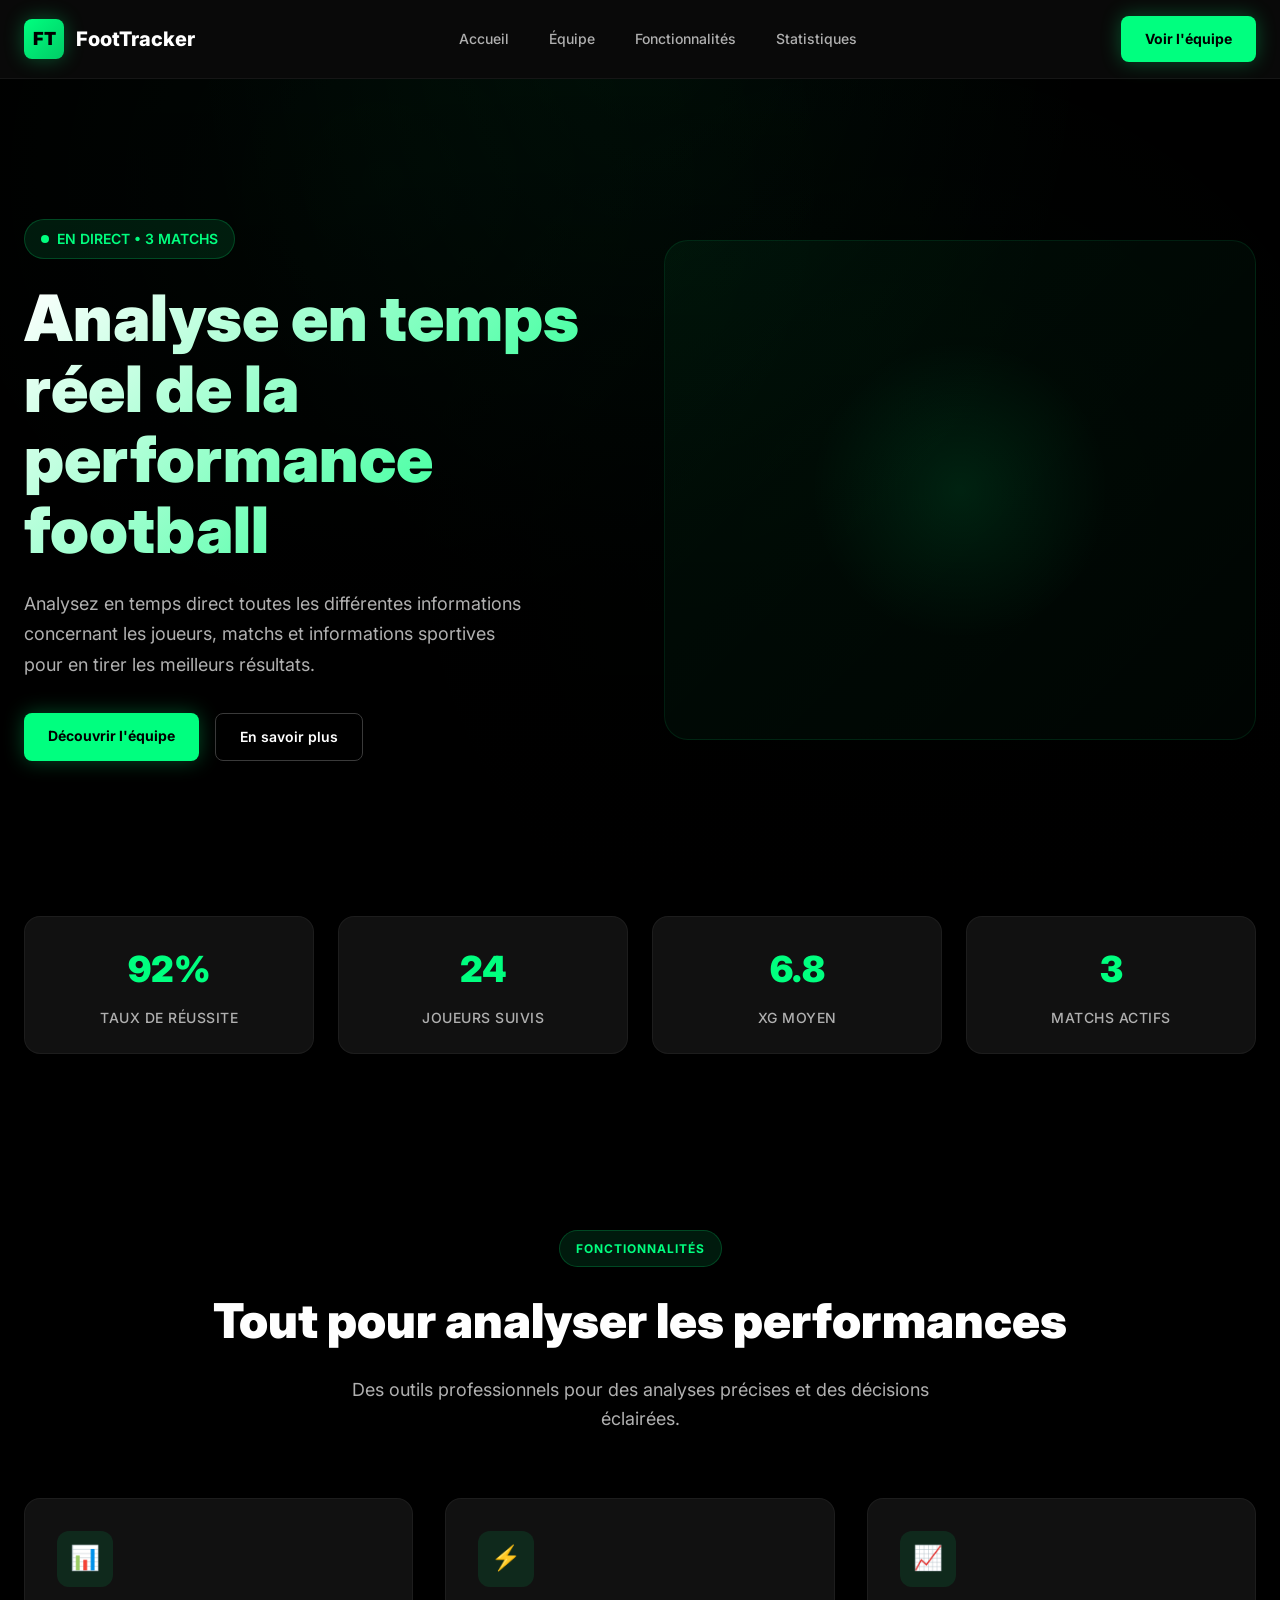
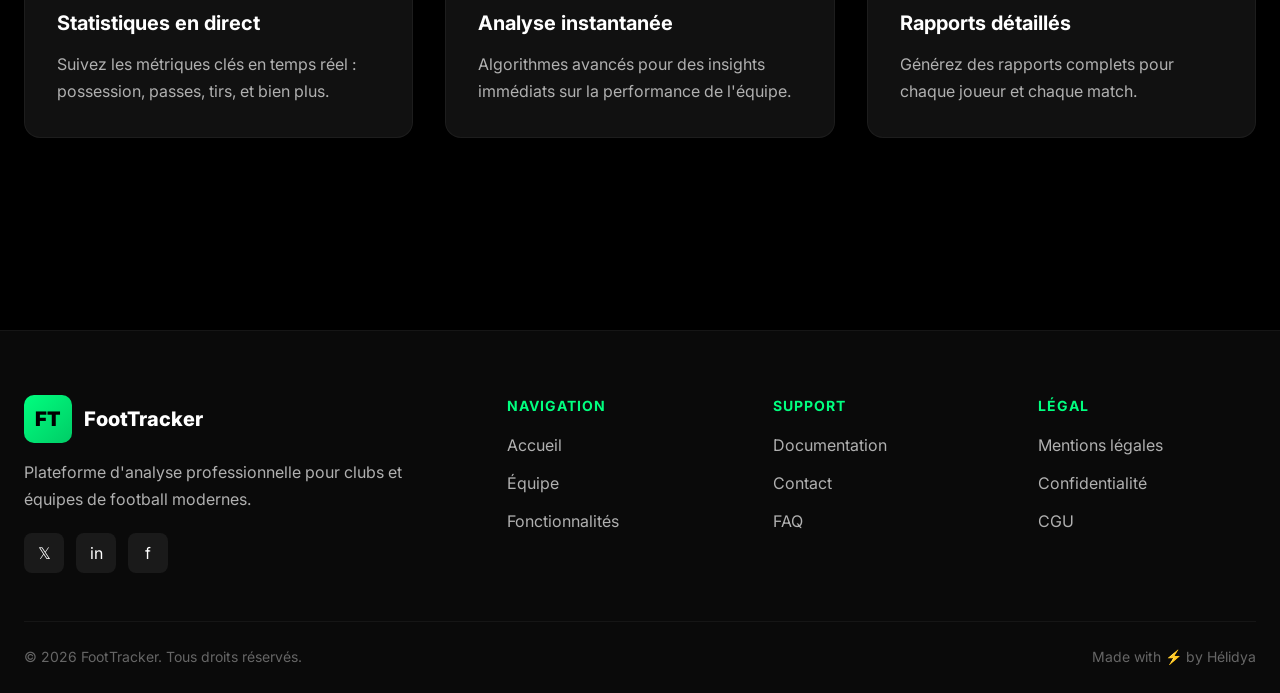
<file: SITE/index.html>
<!doctype html>
<html lang="fr">
  <head>
    <meta charset="UTF-8" />
    <meta name="viewport" content="width=device-width, initial-scale=1.0" />
    <title>FootTracker — Analyse Performance Football</title>
    <link href="css/design-system.css" rel="stylesheet" />
  </head>
  <body>
    <!-- Navigation -->
    <nav class="navbar" id="navbar">
      <div class="container nav-inner">
        <a href="index.html" class="nav-brand">
          <div class="nav-logo">FT</div>
          <span>FootTracker</span>
        </a>
        
        <button class="nav-toggle" aria-label="Menu">☰</button>
        
        <ul class="nav-links">
          <li><a href="index.html">Accueil</a></li>
          <li><a href="equipe.html">Équipe</a></li>
          <li><a href="#features">Fonctionnalités</a></li>
          <li><a href="#stats">Statistiques</a></li>
        </ul>
        
        <div class="nav-actions">
          <a href="equipe.html" class="btn-primary">Voir l'équipe</a>
        </div>
      </div>
    </nav>

    <!-- Hero -->
    <section class="hero">
      <div class="container">
        <div class="hero-content">
          <div class="hero-left">
            <div class="hero-badge">
              <span class="hero-badge-dot"></span>
              <span>EN DIRECT • 3 MATCHS</span>
            </div>
            <h1 class="hero-title">Analyse en temps réel de la performance football</h1>
            <p class="hero-subtitle">
              Analysez en temps direct toutes les différentes informations concernant les joueurs, matchs et informations sportives pour en tirer les meilleurs résultats.
            </p>
            <div class="hero-cta">
              <a href="equipe.html" class="btn-primary">Découvrir l'équipe</a>
              <a href="#features" class="btn-secondary">En savoir plus</a>
            </div>
          </div>
          <div class="hero-right">
            <div class="hero-visual"></div>
          </div>
        </div>
      </div>
    </section>

    <!-- Stats -->
    <section class="section">
      <div class="container">
        <div class="stats-grid" id="stats">
          <div class="stat-card">
            <div class="stat-value">92%</div>
            <div class="stat-label">Taux de réussite</div>
          </div>
          <div class="stat-card">
            <div class="stat-value">24</div>
            <div class="stat-label">Joueurs suivis</div>
          </div>
          <div class="stat-card">
            <div class="stat-value">6.8</div>
            <div class="stat-label">xG Moyen</div>
          </div>
          <div class="stat-card">
            <div class="stat-value">3</div>
            <div class="stat-label">Matchs actifs</div>
          </div>
        </div>
      </div>
    </section>

    <!-- Features -->
    <section class="features" id="features">
      <div class="container">
        <div class="section-header">
          <span class="section-badge">FONCTIONNALITÉS</span>
          <h2 class="section-title">Tout pour analyser les performances</h2>
          <p class="section-subtitle">
            Des outils professionnels pour des analyses précises et des décisions éclairées.
          </p>
        </div>
        <div class="features-grid">
          <div class="feature-card">
            <div class="feature-icon">📊</div>
            <h3 class="feature-title">Statistiques en direct</h3>
            <p class="feature-description">
              Suivez les métriques clés en temps réel : possession, passes, tirs, et bien plus.
            </p>
          </div>
          <div class="feature-card">
            <div class="feature-icon">⚡</div>
            <h3 class="feature-title">Analyse instantanée</h3>
            <p class="feature-description">
              Algorithmes avancés pour des insights immédiats sur la performance de l'équipe.
            </p>
          </div>
          <div class="feature-card">
            <div class="feature-icon">📈</div>
            <h3 class="feature-title">Rapports détaillés</h3>
            <p class="feature-description">
              Générez des rapports complets pour chaque joueur et chaque match.
            </p>
          </div>
        </div>
      </div>
    </section>

    <!-- Footer -->
    <footer class="footer">
      <div class="container">
        <div class="footer-content">
          <div>
            <div class="footer-brand">
              <div class="footer-logo">FT</div>
              <span>FootTracker</span>
            </div>
            <p class="footer-description">
              Plateforme d'analyse professionnelle pour clubs et équipes de football modernes.
            </p>
            <div class="footer-social">
              <a href="#" class="social-link">𝕏</a>
              <a href="#" class="social-link">in</a>
              <a href="#" class="social-link">f</a>
            </div>
          </div>
          <div>
            <h4 class="footer-section-title">Navigation</h4>
            <ul class="footer-links">
              <li><a href="index.html">Accueil</a></li>
              <li><a href="equipe.html">Équipe</a></li>
              <li><a href="#features">Fonctionnalités</a></li>
            </ul>
          </div>
          <div>
            <h4 class="footer-section-title">Support</h4>
            <ul class="footer-links">
              <li><a href="#">Documentation</a></li>
              <li><a href="#">Contact</a></li>
              <li><a href="#">FAQ</a></li>
            </ul>
          </div>
          <div>
            <h4 class="footer-section-title">Légal</h4>
            <ul class="footer-links">
              <li><a href="#">Mentions légales</a></li>
              <li><a href="#">Confidentialité</a></li>
              <li><a href="#">CGU</a></li>
            </ul>
          </div>
        </div>
        <div class="footer-bottom">
          <p>&copy; 2026 FootTracker. Tous droits réservés.</p>
          <p>Made with ⚡ by Hélidya</p>
        </div>
      </div>
    </footer>

    <script src="js/gsap.min.js"></script>
    <script src="js/animations.js"></script>
  </body>
</html>
</file>
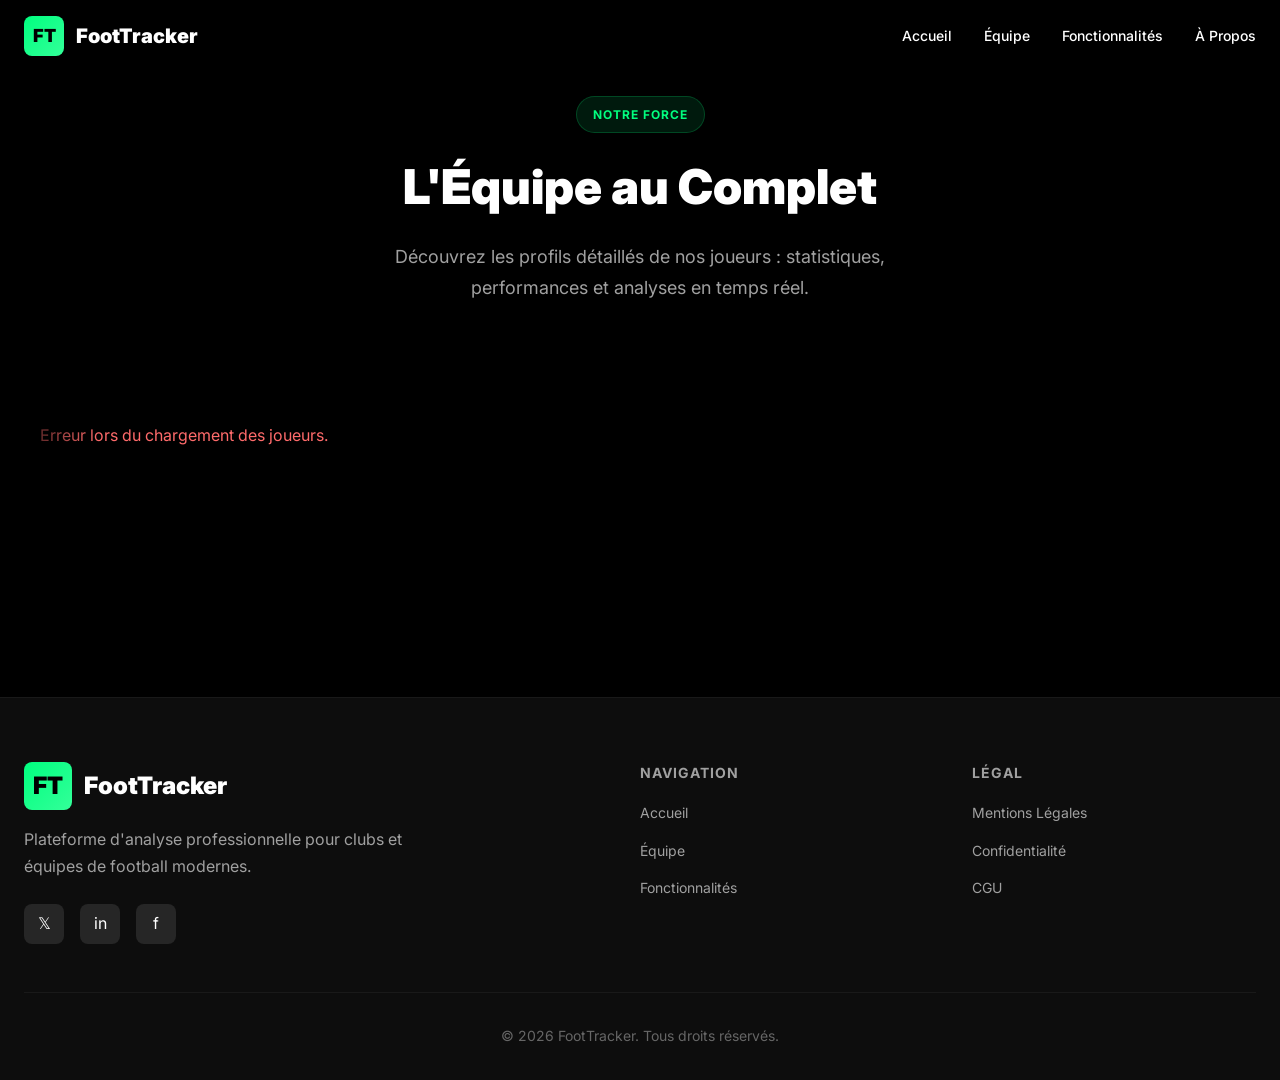
<file: SITE/equipe-v2.html>
<!DOCTYPE html>
<html lang="fr">
  <head>
    <meta charset="UTF-8">
    <meta name="viewport" content="width=device-width, initial-scale=1.0">
    <title>L'Équipe — FootTracker</title>
    <link rel="stylesheet" href="css/design-system-v2.css">
  </head>
  <body>
    <!-- Navigation -->
    <nav class="navbar">
      <div class="container">
        <a href="index-v2.html" class="nav-brand">
          <div class="nav-logo">FT</div>
          <span>FootTracker</span>
        </a>
        <ul class="nav-links">
          <li><a href="index-v2.html">Accueil</a></li>
          <li><a href="equipe-v2.html">Équipe</a></li>
          <li><a href="index-v2.html#features">Fonctionnalités</a></li>
          <li><a href="index-v2.html#about">À Propos</a></li>
        </ul>
        <button class="nav-toggle" aria-label="Toggle menu">
          <span></span>
          <span></span>
          <span></span>
        </button>
      </div>
    </nav>

    <!-- Team Section -->
    <section class="team">
      <div class="container">
        <div class="team-header">
          <div class="section-badge">Notre Force</div>
          <h1 class="section-title">L'Équipe au Complet</h1>
          <p class="section-subtitle">
            Découvrez les profils détaillés de nos joueurs : statistiques, performances et analyses en temps réel.
          </p>
        </div>
      </div>

      <!-- Carousel Infini -->
      <div class="carousel-wrapper">
        <div id="players-grid"></div>
      </div>
    </section>

    <!-- Template de carte joueur -->
    <template id="player-card-template">
      <article class="player-card">
        <a href="#" class="player-card-link js-player-link">
          <img 
            src="" 
            alt="" 
            class="player-image js-player-img"
            loading="lazy"
          >
          <div class="player-info">
            <h3 class="player-name js-player-name">—</h3>
            <div class="player-meta">
              <span class="player-comments">
                <span>💬</span>
                <span class="js-comments-count">0 avis</span>
              </span>
            </div>
          </div>
        </a>
      </article>
    </template>

    <!-- Footer -->
    <footer class="footer">
      <div class="container">
        <div class="footer-content">
          <div>
            <div class="footer-brand">
              <div class="footer-logo">FT</div>
              <span>FootTracker</span>
            </div>
            <p class="footer-description">
              Plateforme d'analyse professionnelle pour clubs et équipes de football modernes.
            </p>
            <div class="footer-social">
              <a href="#" class="social-link">𝕏</a>
              <a href="#" class="social-link">in</a>
              <a href="#" class="social-link">f</a>
            </div>
          </div>
          <div>
            <h4 class="footer-section-title">Navigation</h4>
            <ul class="footer-links">
              <li><a href="index-v2.html">Accueil</a></li>
              <li><a href="equipe-v2.html">Équipe</a></li>
              <li><a href="index-v2.html#features">Fonctionnalités</a></li>
            </ul>
          </div>
          <div>
            <h4 class="footer-section-title">Légal</h4>
            <ul class="footer-links">
              <li><a href="#">Mentions Légales</a></li>
              <li><a href="#">Confidentialité</a></li>
              <li><a href="#">CGU</a></li>
            </ul>
          </div>
        </div>
        <div class="footer-bottom">
          © 2026 FootTracker. Tous droits réservés.
        </div>
      </div>
    </footer>

    <!-- Scripts -->
    <script src="js/sanity.js"></script>
    <script src="js/gsap.min.js"></script>
    <script src="js/equipe-infinite.js"></script>
    <script src="js/animations-v2.js"></script>
  </body>
</html>
</file>
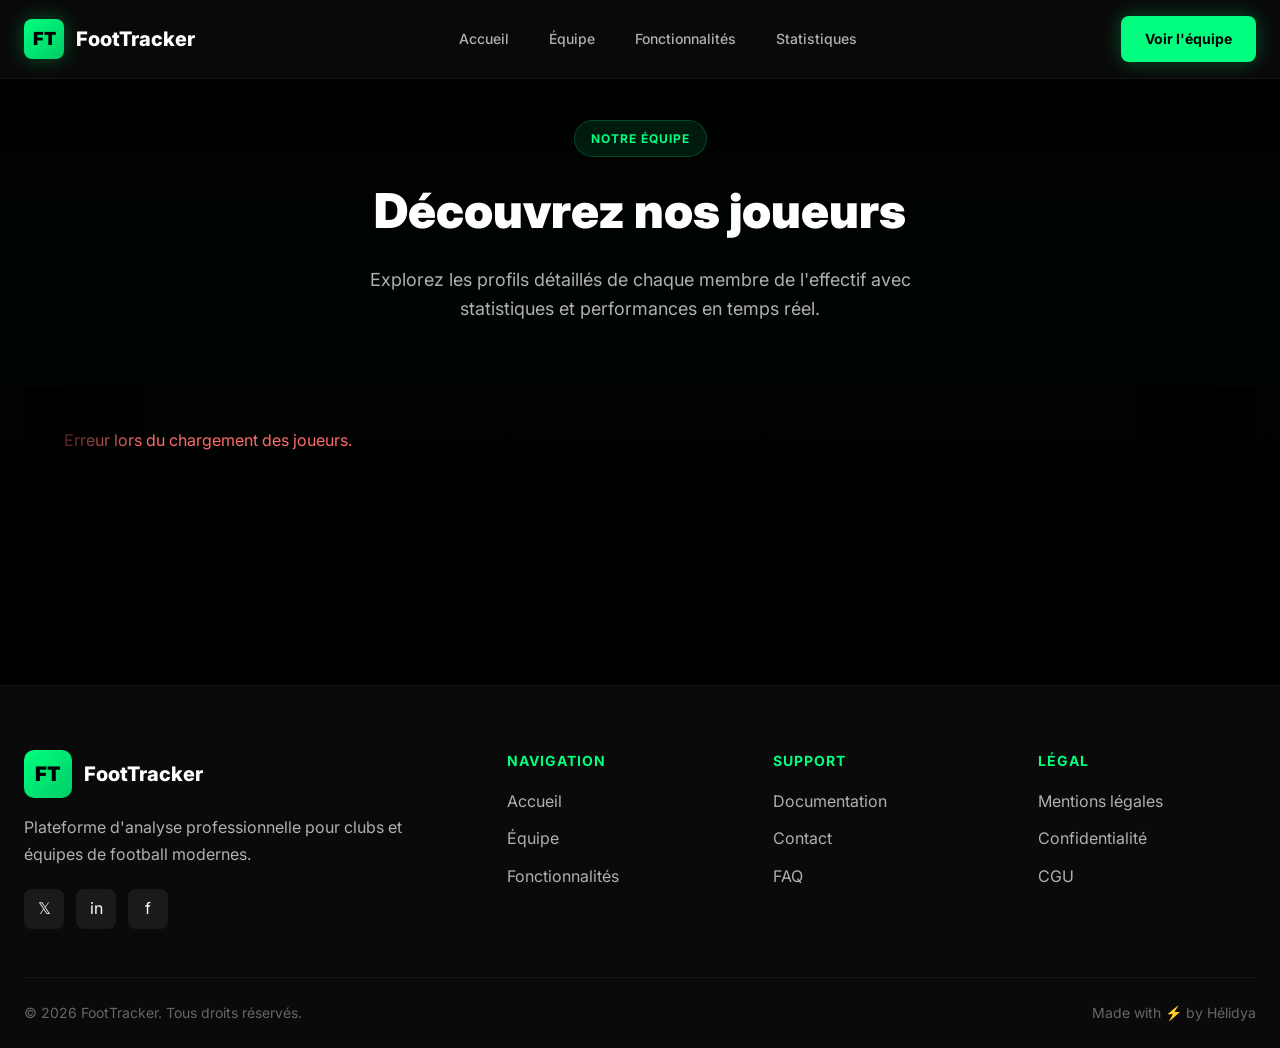
<file: SITE/equipe.html>
<!doctype html>
<html lang="fr">
  <head>
    <meta charset="UTF-8" />
    <meta name="viewport" content="width=device-width, initial-scale=1.0" />
    <title>Équipe — FootTracker</title>
    <link href="css/design-system.css" rel="stylesheet" />
  </head>
  <body>
    <!-- Navigation -->
    <nav class="navbar" id="navbar">
      <div class="container nav-inner">
        <a href="index.html" class="nav-brand">
          <div class="nav-logo">FT</div>
          <span>FootTracker</span>
        </a>
        
        <button class="nav-toggle" aria-label="Menu">☰</button>
        
        <ul class="nav-links">
          <li><a href="index.html">Accueil</a></li>
          <li><a href="equipe.html">Équipe</a></li>
          <li><a href="index.html#features">Fonctionnalités</a></li>
          <li><a href="index.html#stats">Statistiques</a></li>
        </ul>
        
        <div class="nav-actions">
          <a href="equipe.html" class="btn-primary">Voir l'équipe</a>
        </div>
      </div>
    </nav>

    <!-- Team Section -->
    <section class="team-section" style="padding-top: 120px;">
      <div class="container">
        <div class="section-header">
          <span class="section-badge">NOTRE ÉQUIPE</span>
          <h1 class="section-title">Découvrez nos joueurs</h1>
          <p class="section-subtitle">
            Explorez les profils détaillés de chaque membre de l'effectif avec statistiques et performances en temps réel.
          </p>
        </div>
        
        <div class="carousel-wrapper">
          <div class="carousel-track" id="players-grid"></div>
          <div class="carousel-fade-left"></div>
          <div class="carousel-fade-right"></div>
        </div>
      </div>
    </section>

    <!-- Template -->
    <template id="player-card-template">
      <article class="player-card">
        <img src="" alt="" class="player-image js-player-img" />
        <div class="player-info">
          <h3 class="player-name js-player-name">Nom du joueur</h3>
          <div class="player-stats">
            <span class="player-comments js-comments-count">0 avis</span>
            <a href="" class="player-link js-player-link">Voir le profil →</a>
          </div>
        </div>
      </article>
    </template>

    <!-- Footer -->
    <footer class="footer">
      <div class="container">
        <div class="footer-content">
          <div>
            <div class="footer-brand">
              <div class="footer-logo">FT</div>
              <span>FootTracker</span>
            </div>
            <p class="footer-description">
              Plateforme d'analyse professionnelle pour clubs et équipes de football modernes.
            </p>
            <div class="footer-social">
              <a href="#" class="social-link">𝕏</a>
              <a href="#" class="social-link">in</a>
              <a href="#" class="social-link">f</a>
            </div>
          </div>
          <div>
            <h4 class="footer-section-title">Navigation</h4>
            <ul class="footer-links">
              <li><a href="index.html">Accueil</a></li>
              <li><a href="equipe.html">Équipe</a></li>
              <li><a href="index.html#features">Fonctionnalités</a></li>
            </ul>
          </div>
          <div>
            <h4 class="footer-section-title">Support</h4>
            <ul class="footer-links">
              <li><a href="#">Documentation</a></li>
              <li><a href="#">Contact</a></li>
              <li><a href="#">FAQ</a></li>
            </ul>
          </div>
          <div>
            <h4 class="footer-section-title">Légal</h4>
            <ul class="footer-links">
              <li><a href="#">Mentions légales</a></li>
              <li><a href="#">Confidentialité</a></li>
              <li><a href="#">CGU</a></li>
            </ul>
          </div>
        </div>
        <div class="footer-bottom">
          <p>&copy; 2026 FootTracker. Tous droits réservés.</p>
          <p>Made with ⚡ by Hélidya</p>
        </div>
      </div>
    </footer>

    <script src="js/sanity.js"></script>
    <script src="js/gsap.min.js"></script>
    <script src="js/equipe-new.js"></script>
    <script src="js/animations.js"></script>
  </body>
</html>
</file>
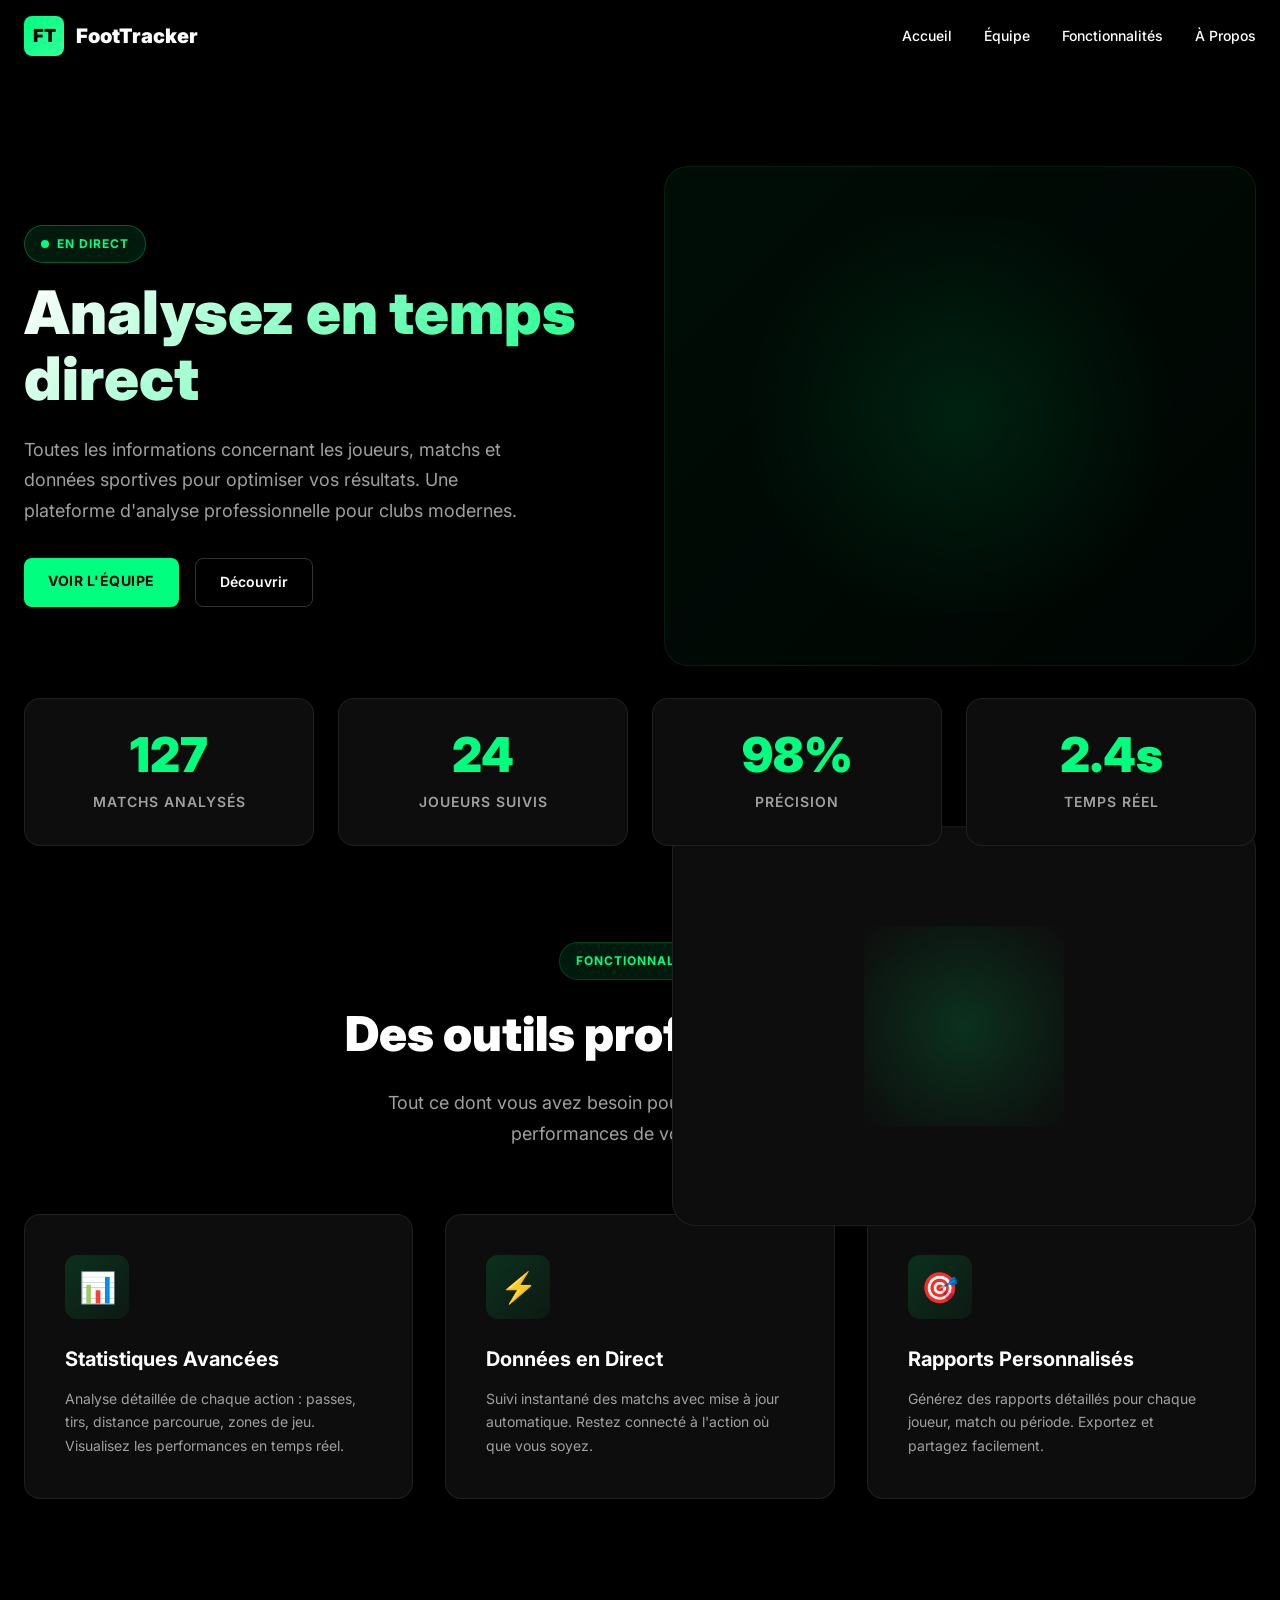
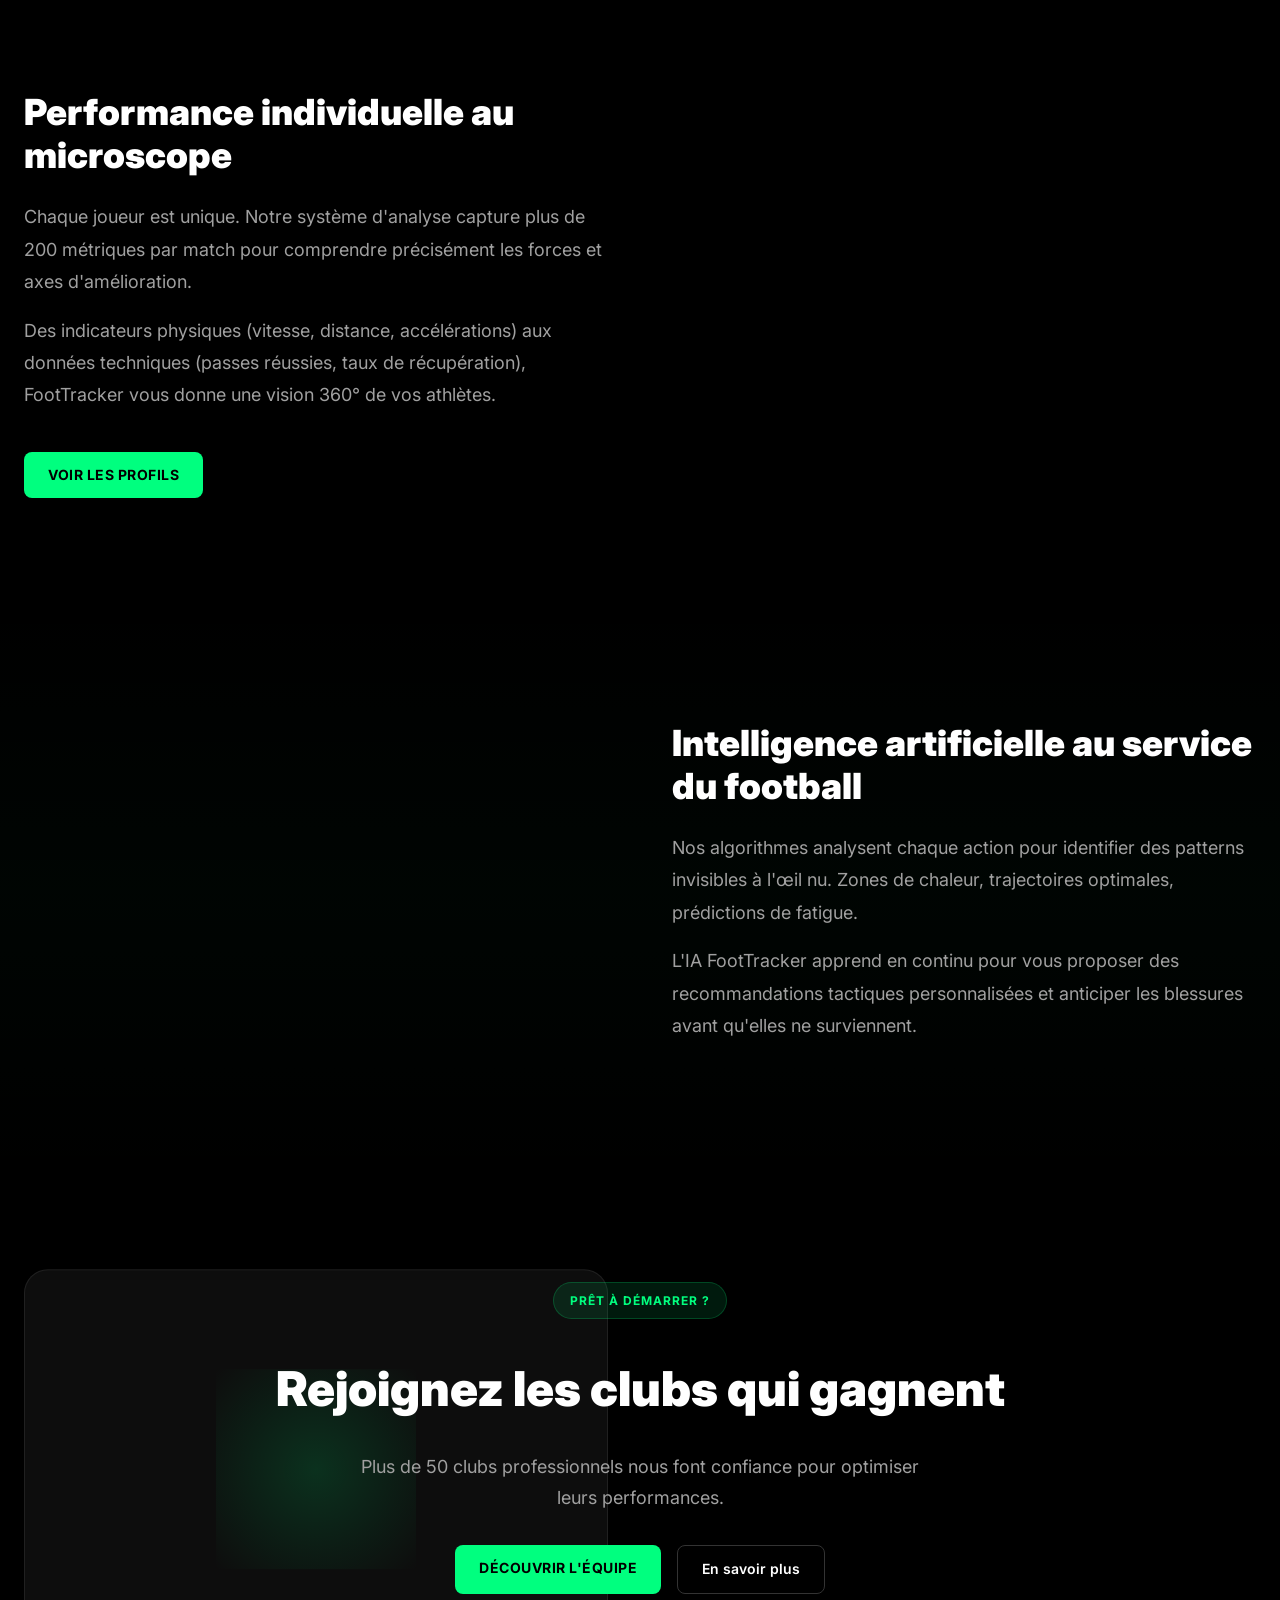
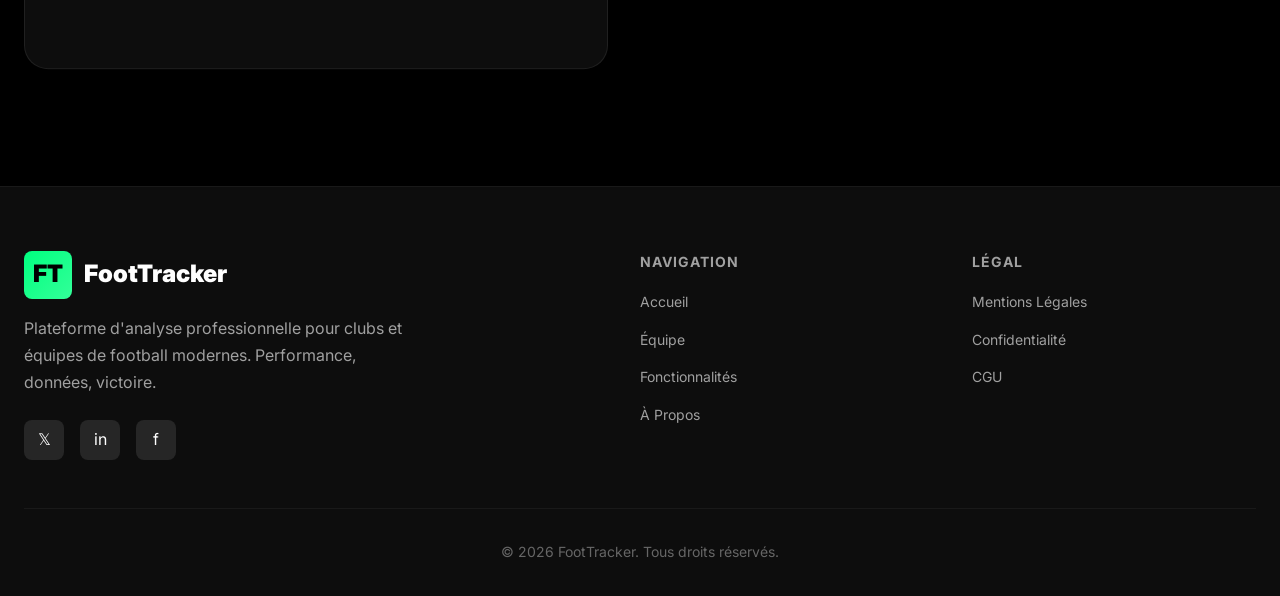
<file: SITE/index-v2.html>
<!DOCTYPE html>
<html lang="fr">
  <head>
    <meta charset="UTF-8">
    <meta name="viewport" content="width=device-width, initial-scale=1.0">
    <title>FootTracker — Analyse de Performance Football</title>
    <link rel="stylesheet" href="css/design-system-v2.css">
  </head>
  <body>
    <!-- Navigation -->
    <nav class="navbar">
      <div class="container">
        <a href="index.html" class="nav-brand">
          <div class="nav-logo">FT</div>
          <span>FootTracker</span>
        </a>
        <ul class="nav-links">
          <li><a href="index.html">Accueil</a></li>
          <li><a href="equipe.html">Équipe</a></li>
          <li><a href="#features">Fonctionnalités</a></li>
          <li><a href="#about">À Propos</a></li>
        </ul>
        <button class="nav-toggle" aria-label="Toggle menu">
          <span></span>
          <span></span>
          <span></span>
        </button>
      </div>
    </nav>

    <!-- Hero Section -->
    <section class="hero">
      <div class="container">
        <div class="hero-content">
          <div class="hero-left">
            <div class="hero-badge">
              <span class="pulse-dot"></span>
              EN DIRECT
            </div>
            <h1 class="hero-title">Analysez en temps direct</h1>
            <p class="hero-subtitle">
              Toutes les informations concernant les joueurs, matchs et données sportives pour optimiser vos résultats. Une plateforme d'analyse professionnelle pour clubs modernes.
            </p>
            <div class="hero-cta">
              <a href="equipe.html" class="btn-primary">Voir l'Équipe</a>
              <a href="#features" class="btn-secondary">Découvrir</a>
            </div>
          </div>
          <div class="hero-right">
            <div class="hero-visual" data-scroll-animation="fade-scale"></div>
          </div>
        </div>
      </div>
    </section>

    <!-- Stats KPI -->
    <section class="container">
      <div class="stats-grid">
        <div class="stat-card" data-scroll-animation="fade-up" data-scroll-delay="0">
          <div class="stat-value">127</div>
          <div class="stat-label">Matchs Analysés</div>
        </div>
        <div class="stat-card" data-scroll-animation="fade-up" data-scroll-delay="100">
          <div class="stat-value">24</div>
          <div class="stat-label">Joueurs Suivis</div>
        </div>
        <div class="stat-card" data-scroll-animation="fade-up" data-scroll-delay="200">
          <div class="stat-value">98%</div>
          <div class="stat-label">Précision</div>
        </div>
        <div class="stat-card" data-scroll-animation="fade-up" data-scroll-delay="300">
          <div class="stat-value">2.4s</div>
          <div class="stat-label">Temps Réel</div>
        </div>
      </div>
    </section>

    <!-- Features Section -->
    <section id="features" class="features">
      <div class="container">
        <div class="section-header">
          <div class="section-badge">Fonctionnalités</div>
          <h2 class="section-title">Des outils professionnels</h2>
          <p class="section-subtitle">
            Tout ce dont vous avez besoin pour analyser et optimiser les performances de votre équipe.
          </p>
        </div>
        <div class="features-grid">
          <div class="feature-card" data-scroll-animation="fade-up" data-scroll-delay="0">
            <div class="feature-icon">📊</div>
            <h3 class="feature-title">Statistiques Avancées</h3>
            <p class="feature-description">
              Analyse détaillée de chaque action : passes, tirs, distance parcourue, zones de jeu. Visualisez les performances en temps réel.
            </p>
          </div>
          <div class="feature-card" data-scroll-animation="fade-up" data-scroll-delay="100">
            <div class="feature-icon">⚡</div>
            <h3 class="feature-title">Données en Direct</h3>
            <p class="feature-description">
              Suivi instantané des matchs avec mise à jour automatique. Restez connecté à l'action où que vous soyez.
            </p>
          </div>
          <div class="feature-card" data-scroll-animation="fade-up" data-scroll-delay="200">
            <div class="feature-icon">🎯</div>
            <h3 class="feature-title">Rapports Personnalisés</h3>
            <p class="feature-description">
              Générez des rapports détaillés pour chaque joueur, match ou période. Exportez et partagez facilement.
            </p>
          </div>
        </div>
      </div>
    </section>

    <!-- Content Section 1 : Performance -->
    <section class="content-section" data-scroll-animation="fade-in">
      <div class="container">
        <div class="content-grid">
          <div class="content-text">
            <h2>Performance individuelle au microscope</h2>
            <p>
              Chaque joueur est unique. Notre système d'analyse capture plus de 200 métriques par match pour comprendre précisément les forces et axes d'amélioration.
            </p>
            <p>
              Des indicateurs physiques (vitesse, distance, accélérations) aux données techniques (passes réussies, taux de récupération), FootTracker vous donne une vision 360° de vos athlètes.
            </p>
            <a href="equipe.html" class="btn-primary" style="margin-top: 1.5rem;">Voir les Profils</a>
          </div>
          <div class="content-visual" data-scroll-parallax="0.3"></div>
        </div>
      </div>
    </section>

    <!-- Content Section 2 : Intelligence -->
    <section class="content-section bg-subtle" data-scroll-animation="fade-in">
      <div class="container">
        <div class="content-grid reverse">
          <div class="content-text">
            <h2>Intelligence artificielle au service du football</h2>
            <p>
              Nos algorithmes analysent chaque action pour identifier des patterns invisibles à l'œil nu. Zones de chaleur, trajectoires optimales, prédictions de fatigue.
            </p>
            <p>
              L'IA FootTracker apprend en continu pour vous proposer des recommandations tactiques personnalisées et anticiper les blessures avant qu'elles ne surviennent.
            </p>
          </div>
          <div class="content-visual" data-scroll-parallax="-0.2"></div>
        </div>
      </div>
    </section>

    <!-- CTA Final -->
    <section class="content-section" style="text-align: center;">
      <div class="container">
        <div class="section-badge">Prêt à démarrer ?</div>
        <h2 class="section-title" style="margin: 1rem 0 1.5rem;">Rejoignez les clubs qui gagnent</h2>
        <p class="section-subtitle" style="margin-bottom: 2rem;">
          Plus de 50 clubs professionnels nous font confiance pour optimiser leurs performances.
        </p>
        <div style="display: flex; gap: 1rem; justify-content: center; flex-wrap: wrap;">
          <a href="equipe.html" class="btn-primary">Découvrir l'Équipe</a>
          <a href="#features" class="btn-secondary">En savoir plus</a>
        </div>
      </div>
    </section>

    <!-- Footer -->
    <footer class="footer">
      <div class="container">
        <div class="footer-content">
          <div>
            <div class="footer-brand">
              <div class="footer-logo">FT</div>
              <span>FootTracker</span>
            </div>
            <p class="footer-description">
              Plateforme d'analyse professionnelle pour clubs et équipes de football modernes. Performance, données, victoire.
            </p>
            <div class="footer-social">
              <a href="#" class="social-link" aria-label="Twitter">𝕏</a>
              <a href="#" class="social-link" aria-label="LinkedIn">in</a>
              <a href="#" class="social-link" aria-label="Facebook">f</a>
            </div>
          </div>
          <div>
            <h4 class="footer-section-title">Navigation</h4>
            <ul class="footer-links">
              <li><a href="index.html">Accueil</a></li>
              <li><a href="equipe.html">Équipe</a></li>
              <li><a href="#features">Fonctionnalités</a></li>
              <li><a href="#about">À Propos</a></li>
            </ul>
          </div>
          <div>
            <h4 class="footer-section-title">Légal</h4>
            <ul class="footer-links">
              <li><a href="#">Mentions Légales</a></li>
              <li><a href="#">Confidentialité</a></li>
              <li><a href="#">CGU</a></li>
            </ul>
          </div>
        </div>
        <div class="footer-bottom">
          © 2026 FootTracker. Tous droits réservés.
        </div>
      </div>
    </footer>

    <!-- Scripts -->
    <script src="js/gsap.min.js"></script>
    <script src="js/ScrollTrigger.min.js"></script>
    <script src="js/animations-v2.js"></script>
  </body>
</html>
</file>
<file: SITE/css/design-system.css>
/* ============================================
   FOOTTRACKER 2026 — Design System
   Dark theme / Neon green / Ultra-modern
   ============================================ */

@import url('https://fonts.googleapis.com/css2?family=Inter:wght@300;400;500;600;700;800;900&display=swap');

/* ============================================
   CSS Variables
   ============================================ */
:root {
  /* Colors */
  --black: #000000;
  --bg-dark: #0a0a0a;
  --bg-card: #111111;
  --neon-green: #00ff7f;
  --neon-green-dark: #00cc66;
  --gray-100: #1a1a1a;
  --gray-200: #2a2a2a;
  --gray-300: #3a3a3a;
  --gray-400: #555555;
  --gray-500: #777777;
  --gray-600: #999999;
  --text-primary: #ffffff;
  --text-secondary: #b0b0b0;
  --text-muted: #666666;
  
  /* Typography */
  --font-family: 'Inter', -apple-system, BlinkMacSystemFont, sans-serif;
  --font-size-xs: 0.75rem;
  --font-size-sm: 0.875rem;
  --font-size-base: 1rem;
  --font-size-lg: 1.125rem;
  --font-size-xl: 1.25rem;
  --font-size-2xl: 1.5rem;
  --font-size-3xl: 1.875rem;
  --font-size-4xl: 2.25rem;
  --font-size-5xl: 3rem;
  --font-size-6xl: 4rem;
  
  /* Spacing */
  --space-1: 0.25rem;
  --space-2: 0.5rem;
  --space-3: 0.75rem;
  --space-4: 1rem;
  --space-5: 1.25rem;
  --space-6: 1.5rem;
  --space-8: 2rem;
  --space-10: 2.5rem;
  --space-12: 3rem;
  --space-16: 4rem;
  --space-20: 5rem;
  --space-24: 6rem;
  
  /* Layout */
  --container-max: 1280px;
  --container-padding: 1.5rem;
  
  /* Effects */
  --glow-neon: 0 0 20px rgba(0, 255, 127, 0.3);
  --glow-neon-strong: 0 0 30px rgba(0, 255, 127, 0.5);
  --shadow-sm: 0 1px 2px rgba(0, 0, 0, 0.5);
  --shadow-md: 0 4px 6px rgba(0, 0, 0, 0.5);
  --shadow-lg: 0 10px 20px rgba(0, 0, 0, 0.7);
  --shadow-xl: 0 20px 40px rgba(0, 0, 0, 0.8);
  
  /* Transitions */
  --transition-fast: 150ms ease;
  --transition-base: 250ms ease;
  --transition-slow: 350ms ease;
}

/* ============================================
   Reset & Base
   ============================================ */
*, *::before, *::after {
  box-sizing: border-box;
  margin: 0;
  padding: 0;
}

html {
  scroll-behavior: smooth;
  -webkit-font-smoothing: antialiased;
  -moz-osx-font-smoothing: grayscale;
}

body {
  font-family: var(--font-family);
  font-size: var(--font-size-base);
  line-height: 1.6;
  color: var(--text-primary);
  background: var(--black);
  overflow-x: hidden;
}

img {
  max-width: 100%;
  display: block;
}

a {
  color: inherit;
  text-decoration: none;
}

button {
  font-family: inherit;
  cursor: pointer;
}

/* ============================================
   Layout Utilities
   ============================================ */
.container {
  max-width: var(--container-max);
  margin: 0 auto;
  padding: 0 var(--container-padding);
}

.section {
  padding: var(--space-20) 0;
}

/* ============================================
   Navigation
   ============================================ */
.navbar {
  position: fixed;
  top: 0;
  left: 0;
  right: 0;
  z-index: 1000;
  background: rgba(10, 10, 10, 0.95);
  backdrop-filter: blur(12px);
  border-bottom: 1px solid rgba(255, 255, 255, 0.05);
  padding: var(--space-4) 0;
  transition: all var(--transition-base);
}

.navbar.scrolled {
  background: rgba(10, 10, 10, 0.98);
  box-shadow: var(--shadow-lg);
}

.nav-inner {
  display: flex;
  align-items: center;
  justify-content: space-between;
  gap: var(--space-6);
}

.nav-brand {
  display: flex;
  align-items: center;
  gap: var(--space-3);
  font-weight: 800;
  font-size: var(--font-size-xl);
  color: var(--text-primary);
  text-decoration: none;
  transition: all var(--transition-fast);
}

.nav-brand:hover {
  color: var(--neon-green);
}

.nav-logo {
  width: 40px;
  height: 40px;
  background: linear-gradient(135deg, var(--neon-green), var(--neon-green-dark));
  border-radius: 8px;
  display: flex;
  align-items: center;
  justify-content: center;
  font-weight: 900;
  font-size: var(--font-size-lg);
  color: var(--black);
  box-shadow: var(--glow-neon);
}

.nav-links {
  display: flex;
  gap: var(--space-2);
  list-style: none;
  align-items: center;
}

.nav-links a {
  padding: var(--space-2) var(--space-4);
  border-radius: 6px;
  font-weight: 500;
  font-size: var(--font-size-sm);
  color: var(--text-secondary);
  transition: all var(--transition-fast);
  position: relative;
}

.nav-links a::after {
  content: '';
  position: absolute;
  bottom: 4px;
  left: 50%;
  width: 0;
  height: 2px;
  background: var(--neon-green);
  transform: translateX(-50%);
  transition: width var(--transition-fast);
}

.nav-links a:hover {
  color: var(--neon-green);
}

.nav-links a:hover::after {
  width: 60%;
}

.nav-actions {
  display: flex;
  gap: var(--space-3);
  align-items: center;
}

.btn-primary {
  padding: var(--space-3) var(--space-6);
  background: var(--neon-green);
  color: var(--black);
  border: none;
  border-radius: 8px;
  font-weight: 700;
  font-size: var(--font-size-sm);
  transition: all var(--transition-fast);
  box-shadow: var(--glow-neon);
  text-decoration: none;
  display: inline-block;
}

.btn-primary:hover {
  background: var(--neon-green-dark);
  transform: translateY(-2px);
  box-shadow: var(--glow-neon-strong);
}

.nav-toggle {
  display: none;
  background: transparent;
  border: 1px solid var(--gray-300);
  color: var(--text-primary);
  padding: var(--space-2) var(--space-3);
  border-radius: 6px;
  font-size: var(--font-size-lg);
  transition: all var(--transition-fast);
}

.nav-toggle:hover {
  border-color: var(--neon-green);
  color: var(--neon-green);
}

@media (max-width: 768px) {
  .nav-links {
    position: fixed;
    top: 70px;
    right: var(--container-padding);
    flex-direction: column;
    background: rgba(17, 17, 17, 0.98);
    backdrop-filter: blur(12px);
    padding: var(--space-4);
    border-radius: 12px;
    border: 1px solid rgba(255, 255, 255, 0.1);
    box-shadow: var(--shadow-xl);
    opacity: 0;
    visibility: hidden;
    transform: translateY(-10px);
    transition: all var(--transition-base);
  }
  
  .nav-links.is-open {
    opacity: 1;
    visibility: visible;
    transform: translateY(0);
  }
  
  .nav-toggle {
    display: block;
  }
  
  .nav-actions {
    display: none;
  }
}

/* ============================================
   Hero Section
   ============================================ */
.hero {
  min-height: 100vh;
  display: flex;
  align-items: center;
  position: relative;
  overflow: hidden;
  padding-top: 80px;
  background: radial-gradient(ellipse at top, rgba(0, 255, 127, 0.05), transparent 50%);
}

.hero::before {
  content: '';
  position: absolute;
  top: 0;
  left: 0;
  right: 0;
  bottom: 0;
  background: 
    linear-gradient(180deg, transparent 0%, var(--black) 100%),
    radial-gradient(circle at 30% 20%, rgba(0, 255, 127, 0.03), transparent 40%),
    radial-gradient(circle at 70% 60%, rgba(0, 255, 127, 0.02), transparent 50%);
  pointer-events: none;
}

.hero-content {
  position: relative;
  z-index: 1;
  display: grid;
  grid-template-columns: 1fr 1fr;
  gap: var(--space-12);
  align-items: center;
}

.hero-left {
  animation: fadeInUp 0.8s ease-out;
}

.hero-badge {
  display: inline-flex;
  align-items: center;
  gap: var(--space-2);
  padding: var(--space-2) var(--space-4);
  background: rgba(0, 255, 127, 0.1);
  border: 1px solid rgba(0, 255, 127, 0.2);
  border-radius: 999px;
  font-size: var(--font-size-sm);
  font-weight: 600;
  color: var(--neon-green);
  margin-bottom: var(--space-6);
}

.hero-badge-dot {
  width: 8px;
  height: 8px;
  background: var(--neon-green);
  border-radius: 50%;
  animation: pulse 2s ease-in-out infinite;
}

@keyframes pulse {
  0%, 100% { opacity: 1; transform: scale(1); }
  50% { opacity: 0.6; transform: scale(1.2); }
}

.hero-title {
  font-size: clamp(var(--font-size-4xl), 8vw, var(--font-size-6xl));
  font-weight: 900;
  line-height: 1.1;
  margin-bottom: var(--space-6);
  background: linear-gradient(135deg, var(--text-primary), var(--neon-green));
  -webkit-background-clip: text;
  -webkit-text-fill-color: transparent;
  background-clip: text;
}

.hero-subtitle {
  font-size: var(--font-size-lg);
  color: var(--text-secondary);
  line-height: 1.7;
  margin-bottom: var(--space-8);
  max-width: 500px;
}

.hero-cta {
  display: flex;
  gap: var(--space-4);
  flex-wrap: wrap;
}

.btn-secondary {
  padding: var(--space-3) var(--space-6);
  background: transparent;
  color: var(--text-primary);
  border: 1px solid var(--gray-300);
  border-radius: 8px;
  font-weight: 600;
  font-size: var(--font-size-sm);
  transition: all var(--transition-fast);
  text-decoration: none;
  display: inline-block;
}

.btn-secondary:hover {
  border-color: var(--neon-green);
  color: var(--neon-green);
  background: rgba(0, 255, 127, 0.05);
}

.hero-right {
  position: relative;
  animation: fadeInUp 0.8s ease-out 0.2s backwards;
}

.hero-visual {
  position: relative;
  width: 100%;
  height: 500px;
  background: linear-gradient(135deg, rgba(0, 255, 127, 0.05), rgba(0, 255, 127, 0.02));
  border-radius: 24px;
  border: 1px solid rgba(0, 255, 127, 0.1);
  overflow: hidden;
}

.hero-visual::before {
  content: '';
  position: absolute;
  top: 50%;
  left: 50%;
  width: 300px;
  height: 300px;
  background: radial-gradient(circle, var(--neon-green), transparent 70%);
  opacity: 0.1;
  transform: translate(-50%, -50%);
  animation: rotate 20s linear infinite;
}

@keyframes rotate {
  from { transform: translate(-50%, -50%) rotate(0deg); }
  to { transform: translate(-50%, -50%) rotate(360deg); }
}

@keyframes fadeInUp {
  from {
    opacity: 0;
    transform: translateY(30px);
  }
  to {
    opacity: 1;
    transform: translateY(0);
  }
}

@media (max-width: 992px) {
  .hero-content {
    grid-template-columns: 1fr;
    gap: var(--space-8);
  }
  
  .hero-visual {
    height: 300px;
  }
}

/* ============================================
   Stats Grid
   ============================================ */
.stats-grid {
  display: grid;
  grid-template-columns: repeat(4, 1fr);
  gap: var(--space-6);
  margin-top: calc(var(--space-16) * -1);
  position: relative;
  z-index: 10;
}

.stat-card {
  background: var(--bg-card);
  border: 1px solid rgba(255, 255, 255, 0.05);
  border-radius: 16px;
  padding: var(--space-6);
  text-align: center;
  transition: all var(--transition-base);
}

.stat-card:hover {
  transform: translateY(-4px);
  border-color: rgba(0, 255, 127, 0.2);
  box-shadow: var(--glow-neon);
}

.stat-value {
  font-size: var(--font-size-4xl);
  font-weight: 900;
  color: var(--neon-green);
  margin-bottom: var(--space-2);
}

.stat-label {
  font-size: var(--font-size-sm);
  color: var(--text-secondary);
  font-weight: 500;
  text-transform: uppercase;
  letter-spacing: 0.5px;
}

@media (max-width: 992px) {
  .stats-grid {
    grid-template-columns: repeat(2, 1fr);
    margin-top: 0;
  }
}

@media (max-width: 576px) {
  .stats-grid {
    grid-template-columns: 1fr;
  }
}

/* ============================================
   Features Section
   ============================================ */
.features {
  padding: var(--space-24) 0;
}

.section-header {
  text-align: center;
  margin-bottom: var(--space-16);
}

.section-badge {
  display: inline-flex;
  padding: var(--space-2) var(--space-4);
  background: rgba(0, 255, 127, 0.1);
  border: 1px solid rgba(0, 255, 127, 0.2);
  border-radius: 999px;
  font-size: var(--font-size-xs);
  font-weight: 700;
  color: var(--neon-green);
  text-transform: uppercase;
  letter-spacing: 1px;
  margin-bottom: var(--space-4);
}

.section-title {
  font-size: clamp(var(--font-size-3xl), 5vw, var(--font-size-5xl));
  font-weight: 900;
  margin-bottom: var(--space-4);
}

.section-subtitle {
  font-size: var(--font-size-lg);
  color: var(--text-secondary);
  max-width: 600px;
  margin: 0 auto;
}

.features-grid {
  display: grid;
  grid-template-columns: repeat(3, 1fr);
  gap: var(--space-8);
}

.feature-card {
  background: var(--bg-card);
  border: 1px solid rgba(255, 255, 255, 0.05);
  border-radius: 16px;
  padding: var(--space-8);
  transition: all var(--transition-base);
}

.feature-card:hover {
  transform: translateY(-4px);
  border-color: rgba(0, 255, 127, 0.2);
  box-shadow: var(--glow-neon);
}

.feature-icon {
  width: 56px;
  height: 56px;
  background: rgba(0, 255, 127, 0.1);
  border-radius: 12px;
  display: flex;
  align-items: center;
  justify-content: center;
  font-size: var(--font-size-2xl);
  margin-bottom: var(--space-5);
}

.feature-title {
  font-size: var(--font-size-xl);
  font-weight: 700;
  margin-bottom: var(--space-3);
}

.feature-description {
  color: var(--text-secondary);
  line-height: 1.7;
}

@media (max-width: 992px) {
  .features-grid {
    grid-template-columns: 1fr;
  }
}

/* ============================================
   Team Carousel
   ============================================ */
.team-section {
  padding: var(--space-24) 0;
  background: linear-gradient(180deg, transparent, rgba(0, 255, 127, 0.02), transparent);
}

.carousel-wrapper {
  position: relative;
  margin-top: var(--space-12);
  overflow: hidden;
}

.carousel-track {
  display: flex;
  gap: var(--space-6);
  will-change: transform;
}

.player-card {
  flex: 0 0 320px;
  background: var(--bg-card);
  border: 1px solid rgba(255, 255, 255, 0.05);
  border-radius: 16px;
  overflow: hidden;
  transition: all var(--transition-base);
  cursor: pointer;
}

.player-card:hover {
  transform: translateY(-8px);
  border-color: rgba(0, 255, 127, 0.3);
  box-shadow: var(--glow-neon-strong);
}

.player-image {
  width: 100%;
  height: 360px;
  object-fit: cover;
  background: var(--gray-200);
}

.player-info {
  padding: var(--space-5);
}

.player-name {
  font-size: var(--font-size-xl);
  font-weight: 700;
  margin-bottom: var(--space-2);
}

.player-stats {
  display: flex;
  justify-content: space-between;
  align-items: center;
  margin-top: var(--space-4);
  padding-top: var(--space-4);
  border-top: 1px solid rgba(255, 255, 255, 0.05);
}

.player-comments {
  font-size: var(--font-size-sm);
  color: var(--text-secondary);
}

.player-link {
  font-size: var(--font-size-sm);
  color: var(--neon-green);
  font-weight: 600;
  transition: all var(--transition-fast);
}

.player-link:hover {
  color: var(--neon-green-dark);
}

.carousel-fade-left,
.carousel-fade-right {
  position: absolute;
  top: 0;
  bottom: 0;
  width: 120px;
  pointer-events: none;
  z-index: 10;
}

.carousel-fade-left {
  left: 0;
  background: linear-gradient(90deg, var(--black), transparent);
}

.carousel-fade-right {
  right: 0;
  background: linear-gradient(270deg, var(--black), transparent);
}

/* ============================================
   Footer
   ============================================ */
.footer {
  background: var(--bg-dark);
  border-top: 1px solid rgba(255, 255, 255, 0.05);
  padding: var(--space-16) 0 var(--space-6);
  margin-top: var(--space-24);
}

.footer-content {
  display: grid;
  grid-template-columns: 2fr 1fr 1fr 1fr;
  gap: var(--space-12);
  margin-bottom: var(--space-12);
}

.footer-brand {
  display: flex;
  align-items: center;
  gap: var(--space-3);
  font-weight: 800;
  font-size: var(--font-size-xl);
  margin-bottom: var(--space-4);
}

.footer-logo {
  width: 48px;
  height: 48px;
  background: linear-gradient(135deg, var(--neon-green), var(--neon-green-dark));
  border-radius: 10px;
  display: flex;
  align-items: center;
  justify-content: center;
  font-weight: 900;
  font-size: var(--font-size-xl);
  color: var(--black);
}

.footer-description {
  color: var(--text-secondary);
  line-height: 1.7;
  margin-bottom: var(--space-5);
}

.footer-social {
  display: flex;
  gap: var(--space-3);
}

.social-link {
  width: 40px;
  height: 40px;
  background: var(--gray-100);
  border-radius: 8px;
  display: flex;
  align-items: center;
  justify-content: center;
  transition: all var(--transition-fast);
}

.social-link:hover {
  background: var(--neon-green);
  color: var(--black);
  transform: translateY(-2px);
}

.footer-section-title {
  font-size: var(--font-size-sm);
  font-weight: 700;
  text-transform: uppercase;
  letter-spacing: 1px;
  margin-bottom: var(--space-4);
  color: var(--neon-green);
}

.footer-links {
  list-style: none;
  display: flex;
  flex-direction: column;
  gap: var(--space-3);
}

.footer-links a {
  color: var(--text-secondary);
  transition: all var(--transition-fast);
}

.footer-links a:hover {
  color: var(--neon-green);
  padding-left: var(--space-2);
}

.footer-bottom {
  padding-top: var(--space-6);
  border-top: 1px solid rgba(255, 255, 255, 0.05);
  display: flex;
  justify-content: space-between;
  align-items: center;
  font-size: var(--font-size-sm);
  color: var(--text-muted);
}

@media (max-width: 992px) {
  .footer-content {
    grid-template-columns: 1fr 1fr;
  }
}

@media (max-width: 576px) {
  .footer-content {
    grid-template-columns: 1fr;
  }
  
  .footer-bottom {
    flex-direction: column;
    gap: var(--space-3);
    text-align: center;
  }
}

/* ============================================
   Player Detail Page
   ============================================ */
.player-detail {
  padding-top: 120px;
  padding-bottom: var(--space-24);
}

.player-hero {
  display: grid;
  grid-template-columns: 300px 1fr;
  gap: var(--space-10);
  margin-bottom: var(--space-16);
  align-items: center;
}

.player-hero-image {
  width: 300px;
  height: 300px;
  border-radius: 24px;
  object-fit: cover;
  border: 2px solid rgba(0, 255, 127, 0.2);
  box-shadow: var(--glow-neon);
}

.player-hero-name {
  font-size: clamp(var(--font-size-4xl), 6vw, var(--font-size-6xl));
  font-weight: 900;
  line-height: 1.1;
  margin-bottom: var(--space-4);
}

.player-stats-grid {
  display: grid;
  grid-template-columns: repeat(4, 1fr);
  gap: var(--space-4);
  margin-bottom: var(--space-16);
}

.player-stat-card {
  background: var(--bg-card);
  border: 1px solid rgba(255, 255, 255, 0.05);
  border-radius: 12px;
  padding: var(--space-5);
  text-align: center;
}

.player-stat-label {
  font-size: var(--font-size-sm);
  color: var(--text-secondary);
  margin-bottom: var(--space-2);
}

.player-stat-value {
  font-size: var(--font-size-2xl);
  font-weight: 800;
  color: var(--neon-green);
}

.player-gallery {
  margin-bottom: var(--space-16);
}

.gallery-title {
  font-size: var(--font-size-2xl);
  font-weight: 700;
  margin-bottom: var(--space-6);
}

.gallery-grid {
  display: grid;
  grid-template-columns: repeat(4, 1fr);
  grid-auto-rows: 200px;
  gap: var(--space-4);
}

.gallery-grid img {
  width: 100%;
  height: 100%;
  object-fit: cover;
  border-radius: 12px;
  transition: all var(--transition-base);
}

.gallery-grid img:hover {
  transform: scale(1.05);
  box-shadow: var(--glow-neon);
}

.gallery-grid img:nth-child(1) {
  grid-column: span 2;
  grid-row: span 2;
}

.gallery-grid img:nth-child(3) {
  grid-column: span 2;
}

.player-comments {
  background: var(--bg-card);
  border: 1px solid rgba(255, 255, 255, 0.05);
  border-radius: 16px;
  padding: var(--space-8);
}

.comments-title {
  font-size: var(--font-size-2xl);
  font-weight: 700;
  margin-bottom: var(--space-6);
}

.comment-item {
  background: var(--bg-dark);
  border: 1px solid rgba(255, 255, 255, 0.05);
  border-radius: 12px;
  padding: var(--space-5);
  margin-bottom: var(--space-4);
}

.comment-author {
  color: var(--neon-green);
  font-weight: 700;
  margin-bottom: var(--space-2);
}

.comment-text {
  color: var(--text-secondary);
  line-height: 1.7;
}

@media (max-width: 992px) {
  .player-hero {
    grid-template-columns: 1fr;
    text-align: center;
  }
  
  .player-hero-image {
    margin: 0 auto;
  }
  
  .player-stats-grid {
    grid-template-columns: repeat(2, 1fr);
  }
  
  .gallery-grid {
    grid-template-columns: repeat(2, 1fr);
    grid-auto-rows: 150px;
  }
}
</file>
<file: SITE/css/design-system-v2.css>
/**
 * ================================================
 * DESIGN SYSTEM - FootTracker 2026
 * ================================================
 * 
 * Architecture CSS moderne avec :
 * - Variables CSS (custom properties)
 * - Mobile-First responsive
 * - Composants réutilisables
 * - Animations GSAP-friendly
 */

/* ============================================
   Fonts Import
   ============================================ */
@import url('https://fonts.googleapis.com/css2?family=Inter:wght@300;400;500;600;700;800;900&display=swap');

/* ============================================
   CSS Variables (Design Tokens)
   ============================================ */
:root {
  /* Couleurs principales */
  --pure-black: #000000;
  --bg-primary: #000000;
  --bg-card: #0d0d0d;
  --bg-hover: #1a1a1a;
  
  /* Accent néon */
  --neon-green: #00ff7f;
  --neon-green-dark: #00cc66;
  --neon-green-light: #33ff99;
  
  /* Texte */
  --text-primary: #ffffff;
  --text-secondary: #a0a0a0;
  --text-tertiary: #666666;
  
  /* Gris */
  --gray-100: #1a1a1a;
  --gray-200: #262626;
  --gray-300: #333333;
  --gray-400: #4d4d4d;
  
  /* Spacing (échelle 8pt) */
  --space-1: 0.25rem;
  --space-2: 0.5rem;
  --space-3: 0.75rem;
  --space-4: 1rem;
  --space-5: 1.25rem;
  --space-6: 1.5rem;
  --space-8: 2rem;
  --space-10: 2.5rem;
  --space-12: 3rem;
  --space-16: 4rem;
  --space-20: 5rem;
  --space-24: 6rem;
  
  /* Typography */
  --font-family: 'Inter', -apple-system, BlinkMacSystemFont, sans-serif;
  --font-size-xs: 0.75rem;
  --font-size-sm: 0.875rem;
  --font-size-base: 1rem;
  --font-size-lg: 1.125rem;
  --font-size-xl: 1.25rem;
  --font-size-2xl: 1.5rem;
  --font-size-3xl: 1.875rem;
  --font-size-4xl: 2.25rem;
  --font-size-5xl: 3rem;
  --font-size-6xl: 3.75rem;
  
  /* Effects */
  --glow-neon: 0 0 20px rgba(0, 255, 127, 0.3);
  --glow-neon-strong: 0 0 30px rgba(0, 255, 127, 0.5), 0 0 60px rgba(0, 255, 127, 0.2);
  --shadow-card: 0 4px 20px rgba(0, 0, 0, 0.5);
  
  /* Transitions */
  --transition-fast: 0.15s ease;
  --transition-base: 0.3s ease;
  --transition-slow: 0.5s ease;
  
  /* Border radius */
  --radius-sm: 8px;
  --radius-md: 12px;
  --radius-lg: 16px;
  --radius-xl: 24px;
}

/* ============================================
   Reset & Base
   ============================================ */
*, *::before, *::after {
  box-sizing: border-box;
  margin: 0;
  padding: 0;
}

html {
  scroll-behavior: smooth;
}

body {
  font-family: var(--font-family);
  background: var(--pure-black);
  color: var(--text-primary);
  line-height: 1.6;
  -webkit-font-smoothing: antialiased;
  -moz-osx-font-smoothing: grayscale;
  overflow-x: hidden;
}

img {
  max-width: 100%;
  display: block;
}

a {
  color: inherit;
  text-decoration: none;
}

button {
  font-family: inherit;
  cursor: pointer;
  border: none;
  background: none;
}

/* ============================================
   Layout Utilities
   ============================================ */
.container {
  width: 100%;
  max-width: 1400px;
  margin: 0 auto;
  padding: 0 var(--space-6);
}

@media (max-width: 768px) {
  .container {
    padding: 0 var(--space-4);
  }
}

/* ============================================
   Navigation
   ============================================ */
.navbar {
  position: fixed;
  top: 0;
  left: 0;
  width: 100%;
  z-index: 1000;
  padding: var(--space-4) 0;
  transition: all var(--transition-base);
}

.navbar.scrolled {
  background: rgba(0, 0, 0, 0.9);
  backdrop-filter: blur(20px);
  border-bottom: 1px solid rgba(255, 255, 255, 0.05);
}

.navbar .container {
  display: flex;
  justify-content: space-between;
  align-items: center;
}

.nav-brand {
  display: flex;
  align-items: center;
  gap: var(--space-3);
  font-weight: 900;
  font-size: var(--font-size-xl);
}

.nav-logo {
  width: 40px;
  height: 40px;
  background: linear-gradient(135deg, var(--neon-green), var(--neon-green-light));
  border-radius: var(--radius-sm);
  display: flex;
  align-items: center;
  justify-content: center;
  font-weight: 900;
  color: var(--pure-black);
  font-size: var(--font-size-lg);
}

.nav-links {
  display: flex;
  gap: var(--space-8);
  list-style: none;
}

.nav-links a {
  font-weight: 500;
  font-size: var(--font-size-sm);
  transition: color var(--transition-fast);
  position: relative;
}

.nav-links a:hover {
  color: var(--neon-green);
}

.nav-links a::after {
  content: '';
  position: absolute;
  bottom: -4px;
  left: 0;
  width: 0;
  height: 2px;
  background: var(--neon-green);
  transition: width var(--transition-fast);
}

.nav-links a:hover::after {
  width: 100%;
}

.nav-toggle {
  display: none;
  width: 32px;
  height: 32px;
  flex-direction: column;
  justify-content: center;
  gap: 5px;
}

.nav-toggle span {
  display: block;
  width: 100%;
  height: 2px;
  background: var(--text-primary);
  transition: all var(--transition-fast);
}

@media (max-width: 768px) {
  .nav-toggle {
    display: flex;
  }
  
  .nav-links {
    position: fixed;
    top: 70px;
    right: -100%;
    width: 250px;
    height: calc(100vh - 70px);
    background: rgba(13, 13, 13, 0.98);
    backdrop-filter: blur(20px);
    flex-direction: column;
    padding: var(--space-8);
    gap: var(--space-6);
    transition: right var(--transition-base);
    border-left: 1px solid rgba(255, 255, 255, 0.05);
  }
  
  .nav-links.active {
    right: 0;
  }
}

/* ============================================
   Buttons
   ============================================ */
.btn-primary {
  padding: var(--space-3) var(--space-6);
  background: var(--neon-green);
  color: var(--pure-black);
  border-radius: var(--radius-sm);
  font-weight: 700;
  font-size: var(--font-size-sm);
  transition: all var(--transition-fast);
  display: inline-block;
  text-transform: uppercase;
  letter-spacing: 0.5px;
}

.btn-primary:hover {
  background: var(--neon-green-light);
  box-shadow: var(--glow-neon-strong);
  transform: translateY(-2px);
}

.btn-secondary {
  padding: var(--space-3) var(--space-6);
  background: transparent;
  color: var(--text-primary);
  border: 1px solid var(--gray-300);
  border-radius: var(--radius-sm);
  font-weight: 600;
  font-size: var(--font-size-sm);
  transition: all var(--transition-fast);
  display: inline-block;
}

.btn-secondary:hover {
  border-color: var(--neon-green);
  color: var(--neon-green);
  background: rgba(0, 255, 127, 0.05);
}

/* ============================================
   Hero Section
   ============================================ */
.hero {
  padding: calc(var(--space-24) + 70px) 0 var(--space-24);
  position: relative;
  overflow: hidden;
}

.hero-content {
  display: grid;
  grid-template-columns: 1fr 1fr;
  gap: var(--space-12);
  align-items: center;
}

.hero-left {
  animation: fadeInUp 0.8s ease-out backwards;
}

@keyframes fadeInUp {
  from {
    opacity: 0;
    transform: translateY(30px);
  }
  to {
    opacity: 1;
    transform: translateY(0);
  }
}

.hero-badge {
  display: inline-flex;
  align-items: center;
  gap: var(--space-2);
  padding: var(--space-2) var(--space-4);
  background: rgba(0, 255, 127, 0.1);
  border: 1px solid rgba(0, 255, 127, 0.3);
  border-radius: 999px;
  font-size: var(--font-size-xs);
  font-weight: 700;
  color: var(--neon-green);
  text-transform: uppercase;
  letter-spacing: 1px;
  margin-bottom: var(--space-4);
}

.hero-badge .pulse-dot {
  width: 8px;
  height: 8px;
  background: var(--neon-green);
  border-radius: 50%;
  animation: pulse 2s infinite;
}

@keyframes pulse {
  0%, 100% { opacity: 1; transform: scale(1); }
  50% { opacity: 0.6; transform: scale(1.2); }
}

.hero-title {
  font-size: clamp(var(--font-size-4xl), 8vw, var(--font-size-6xl));
  font-weight: 900;
  line-height: 1.1;
  margin-bottom: var(--space-6);
  background: linear-gradient(135deg, var(--text-primary), var(--neon-green));
  -webkit-background-clip: text;
  -webkit-text-fill-color: transparent;
  background-clip: text;
}

.hero-subtitle {
  font-size: var(--font-size-lg);
  color: var(--text-secondary);
  line-height: 1.7;
  margin-bottom: var(--space-8);
  max-width: 500px;
}

.hero-cta {
  display: flex;
  gap: var(--space-4);
  flex-wrap: wrap;
}

.hero-right {
  position: relative;
  animation: fadeInUp 0.8s ease-out 0.2s backwards;
}

.hero-visual {
  position: relative;
  width: 100%;
  height: 500px;
  background: linear-gradient(135deg, rgba(0, 255, 127, 0.05), rgba(0, 255, 127, 0.02));
  border-radius: var(--radius-xl);
  border: 1px solid rgba(0, 255, 127, 0.1);
  overflow: hidden;
}

.hero-visual::before {
  content: '';
  position: absolute;
  top: 50%;
  left: 50%;
  transform: translate(-50%, -50%);
  width: 80%;
  height: 80%;
  background: radial-gradient(circle, rgba(0, 255, 127, 0.1), transparent 70%);
  animation: pulse 3s infinite;
}

@media (max-width: 992px) {
  .hero-content {
    grid-template-columns: 1fr;
    gap: var(--space-8);
  }
  
  .hero-visual {
    height: 300px;
  }
}

/* ============================================
   Stats Grid (KPI Cards)
   ============================================ */
.stats-grid {
  display: grid;
  grid-template-columns: repeat(4, 1fr);
  gap: var(--space-6);
  margin-top: calc(var(--space-16) * -1);
  position: relative;
  z-index: 10;
}

.stat-card {
  /* CORRECTION : Suppression du backdrop-filter qui causait le flou */
  background: var(--bg-card);
  border: 1px solid rgba(255, 255, 255, 0.08);
  border-radius: var(--radius-lg);
  padding: var(--space-8);
  text-align: center;
  transition: all var(--transition-base);
}

.stat-card:hover {
  transform: translateY(-6px);
  border-color: rgba(0, 255, 127, 0.3);
  box-shadow: var(--glow-neon);
  background: var(--bg-hover);
}

.stat-value {
  font-size: var(--font-size-5xl);
  font-weight: 900;
  color: var(--neon-green);
  margin-bottom: var(--space-3);
  line-height: 1;
}

.stat-label {
  font-size: var(--font-size-sm);
  color: var(--text-secondary);
  font-weight: 600;
  text-transform: uppercase;
  letter-spacing: 1px;
}

@media (max-width: 992px) {
  .stats-grid {
    grid-template-columns: repeat(2, 1fr);
    margin-top: 0;
  }
}

@media (max-width: 576px) {
  .stats-grid {
    grid-template-columns: 1fr;
  }
}

/* ============================================
   Features Section
   ============================================ */
.features {
  padding: var(--space-24) 0;
}

.section-header {
  text-align: center;
  margin-bottom: var(--space-16);
}

.section-badge {
  display: inline-flex;
  padding: var(--space-2) var(--space-4);
  background: rgba(0, 255, 127, 0.1);
  border: 1px solid rgba(0, 255, 127, 0.2);
  border-radius: 999px;
  font-size: var(--font-size-xs);
  font-weight: 700;
  color: var(--neon-green);
  text-transform: uppercase;
  letter-spacing: 1px;
  margin-bottom: var(--space-4);
}

.section-title {
  font-size: clamp(var(--font-size-3xl), 5vw, var(--font-size-5xl));
  font-weight: 900;
  margin-bottom: var(--space-4);
}

.section-subtitle {
  font-size: var(--font-size-lg);
  color: var(--text-secondary);
  max-width: 600px;
  margin: 0 auto;
  line-height: 1.7;
}

.features-grid {
  display: grid;
  grid-template-columns: repeat(3, 1fr);
  gap: var(--space-8);
}

.feature-card {
  /* CORRECTION : Suppression du backdrop-filter */
  background: var(--bg-card);
  border: 1px solid rgba(255, 255, 255, 0.08);
  border-radius: var(--radius-lg);
  padding: var(--space-10);
  transition: all var(--transition-base);
}

.feature-card:hover {
  transform: translateY(-6px);
  border-color: rgba(0, 255, 127, 0.3);
  box-shadow: var(--glow-neon);
  background: var(--bg-hover);
}

.feature-icon {
  width: 64px;
  height: 64px;
  background: linear-gradient(135deg, rgba(0, 255, 127, 0.15), rgba(0, 255, 127, 0.05));
  border-radius: var(--radius-md);
  display: flex;
  align-items: center;
  justify-content: center;
  font-size: var(--font-size-3xl);
  margin-bottom: var(--space-6);
}

.feature-title {
  font-size: var(--font-size-xl);
  font-weight: 700;
  margin-bottom: var(--space-3);
}

.feature-description {
  color: var(--text-secondary);
  font-size: var(--font-size-sm);
  line-height: 1.7;
}

@media (max-width: 992px) {
  .features-grid {
    grid-template-columns: 1fr;
    gap: var(--space-6);
  }
}

/* ============================================
   Content Section (Nouvelles sections)
   ============================================ */
.content-section {
  padding: var(--space-24) 0;
  position: relative;
}

.content-section.bg-subtle {
  background: linear-gradient(180deg, transparent, rgba(0, 255, 127, 0.02), transparent);
}

.content-grid {
  display: grid;
  grid-template-columns: 1fr 1fr;
  gap: var(--space-16);
  align-items: center;
}

.content-grid.reverse {
  direction: rtl;
}

.content-grid.reverse > * {
  direction: ltr;
}

.content-text h2 {
  font-size: clamp(var(--font-size-3xl), 5vw, var(--font-size-4xl));
  font-weight: 900;
  margin-bottom: var(--space-6);
  line-height: 1.2;
}

.content-text p {
  font-size: var(--font-size-lg);
  color: var(--text-secondary);
  line-height: 1.8;
  margin-bottom: var(--space-4);
}

.content-visual {
  position: relative;
  height: 400px;
  background: var(--bg-card);
  border: 1px solid rgba(255, 255, 255, 0.08);
  border-radius: var(--radius-xl);
  overflow: hidden;
}

.content-visual::before {
  content: '';
  position: absolute;
  top: 50%;
  left: 50%;
  transform: translate(-50%, -50%);
  width: 200px;
  height: 200px;
  background: radial-gradient(circle, rgba(0, 255, 127, 0.15), transparent);
}

@media (max-width: 992px) {
  .content-grid {
    grid-template-columns: 1fr;
    gap: var(--space-8);
  }
  
  .content-visual {
    height: 250px;
  }
}

/* ============================================
   Team Section (Équipe)
   ============================================ */
.team {
  padding: var(--space-24) 0;
  overflow: hidden;
}

.team-header {
  text-align: center;
  margin-bottom: var(--space-16);
}

/* CAROUSEL WRAPPER */
.carousel-wrapper {
  position: relative;
  width: 100%;
  overflow: hidden;
  padding: var(--space-4) 0;
}

/* Effet fade gauche */
.carousel-wrapper::before {
  content: '';
  position: absolute;
  left: 0;
  top: 0;
  bottom: 0;
  width: 100px;
  background: linear-gradient(to right, var(--pure-black), transparent);
  z-index: 10;
  pointer-events: none;
}

/* Effet fade droite */
.carousel-wrapper::after {
  content: '';
  position: absolute;
  right: 0;
  top: 0;
  bottom: 0;
  width: 100px;
  background: linear-gradient(to left, var(--pure-black), transparent);
  z-index: 10;
  pointer-events: none;
}

/* TRACK (Container des cartes) */
#players-grid {
  display: flex;
  gap: var(--space-6);
  will-change: transform;
}

/* PLAYER CARD */
.player-card {
  /* CORRECTION : Hauteur fixe pour uniformité */
  flex-shrink: 0;
  width: 300px;
  height: 420px; /* Hauteur fixe */
  background: var(--bg-card);
  border: 1px solid rgba(255, 255, 255, 0.08);
  border-radius: var(--radius-lg);
  overflow: hidden;
  transition: all var(--transition-base);
  cursor: pointer;
  display: flex;
  flex-direction: column;
}

.player-card:hover {
  transform: scale(1.03);
  border-color: rgba(0, 255, 127, 0.4);
  box-shadow: var(--glow-neon-strong);
}

.player-card-link {
  display: flex;
  flex-direction: column;
  height: 100%;
  color: inherit;
}

.player-image {
  width: 100%;
  height: 300px; /* Hauteur fixe image */
  object-fit: cover;
  background: var(--gray-100);
}

.player-info {
  /* Contenu avec hauteur flexible mais contenue */
  padding: var(--space-4);
  display: flex;
  flex-direction: column;
  justify-content: space-between;
  flex-grow: 1;
}

.player-name {
  font-size: var(--font-size-xl);
  font-weight: 700;
  margin-bottom: var(--space-2);
}

.player-meta {
  display: flex;
  justify-content: space-between;
  align-items: center;
  font-size: var(--font-size-sm);
  color: var(--text-secondary);
}

.player-comments {
  display: flex;
  align-items: center;
  gap: var(--space-2);
}

@media (max-width: 768px) {
  .player-card {
    width: 260px;
    height: 380px;
  }
  
  .player-image {
    height: 260px;
  }
}

/* ============================================
   Player Detail Page
   ============================================ */
.player-hero {
  padding: calc(var(--space-24) + 70px) 0 var(--space-16);
  text-align: center;
}

.player-profile-image {
  width: 300px;
  height: 300px;
  border-radius: 50%;
  object-fit: cover;
  border: 4px solid var(--neon-green);
  margin: 0 auto var(--space-8);
  box-shadow: var(--glow-neon-strong);
}

.player-hero h1 {
  font-size: clamp(var(--font-size-5xl), 10vw, 8rem);
  font-weight: 900;
  margin-bottom: var(--space-4);
  line-height: 1;
}

.player-stats {
  padding: var(--space-16) 0;
}

.stats-cards-grid {
  display: grid;
  grid-template-columns: repeat(4, 1fr);
  gap: var(--space-6);
}

.player-stat-card {
  background: var(--bg-card);
  border: 1px solid rgba(255, 255, 255, 0.08);
  border-radius: var(--radius-lg);
  padding: var(--space-6);
  text-align: center;
  transition: all var(--transition-base);
}

.player-stat-card:hover {
  transform: translateY(-4px);
  border-color: rgba(0, 255, 127, 0.3);
  box-shadow: var(--glow-neon);
}

.player-stat-label {
  font-size: var(--font-size-sm);
  color: var(--text-secondary);
  font-weight: 600;
  text-transform: uppercase;
  margin-bottom: var(--space-2);
  letter-spacing: 1px;
}

.player-stat-value {
  font-size: var(--font-size-3xl);
  font-weight: 900;
  color: var(--neon-green);
}

@media (max-width: 992px) {
  .stats-cards-grid {
    grid-template-columns: repeat(2, 1fr);
  }
}

@media (max-width: 576px) {
  .stats-cards-grid {
    grid-template-columns: 1fr;
  }
}

/* Gallery Bento */
.gallery-section {
  padding: var(--space-16) 0;
}

.gallery-grid {
  display: grid;
  grid-template-columns: repeat(4, 1fr);
  gap: var(--space-4);
}

.gallery-grid img {
  width: 100%;
  height: 250px;
  object-fit: cover;
  border-radius: var(--radius-md);
  border: 1px solid rgba(255, 255, 255, 0.08);
  transition: all var(--transition-base);
}

.gallery-grid img:hover {
  transform: scale(1.05);
  border-color: rgba(0, 255, 127, 0.3);
}

/* Bento asymétrique */
.gallery-grid img:nth-child(1) {
  grid-column: span 2;
  grid-row: span 2;
  height: 504px;
}

.gallery-grid img:nth-child(4) {
  grid-column: span 2;
  height: 350px;
}

@media (max-width: 768px) {
  .gallery-grid {
    grid-template-columns: repeat(2, 1fr);
  }
  
  .gallery-grid img {
    height: 200px;
  }
  
  .gallery-grid img:nth-child(1),
  .gallery-grid img:nth-child(4) {
    grid-column: span 1;
    grid-row: span 1;
    height: 200px;
  }
}

/* Comments */
.comments-section {
  padding: var(--space-16) 0;
}

.comment-item {
  background: var(--bg-card);
  border: 1px solid rgba(255, 255, 255, 0.08);
  border-radius: var(--radius-md);
  padding: var(--space-6);
  margin-bottom: var(--space-4);
}

.comment-author {
  font-weight: 700;
  color: var(--neon-green);
  margin-bottom: var(--space-2);
}

.comment-text {
  color: var(--text-secondary);
  line-height: 1.7;
}

/* ============================================
   Footer
   ============================================ */
.footer {
  background: var(--bg-card);
  border-top: 1px solid rgba(255, 255, 255, 0.05);
  padding: var(--space-16) 0 var(--space-8);
  margin-top: var(--space-24);
}

.footer-content {
  display: grid;
  grid-template-columns: 2fr 1fr 1fr;
  gap: var(--space-12);
  margin-bottom: var(--space-12);
}

.footer-brand {
  display: flex;
  align-items: center;
  gap: var(--space-3);
  font-weight: 900;
  font-size: var(--font-size-2xl);
  margin-bottom: var(--space-4);
}

.footer-logo {
  width: 48px;
  height: 48px;
  background: linear-gradient(135deg, var(--neon-green), var(--neon-green-light));
  border-radius: var(--radius-sm);
  display: flex;
  align-items: center;
  justify-content: center;
  color: var(--pure-black);
  font-weight: 900;
}

.footer-description {
  color: var(--text-secondary);
  line-height: 1.7;
  margin-bottom: var(--space-6);
  max-width: 400px;
}

.footer-social {
  display: flex;
  gap: var(--space-4);
}

.social-link {
  width: 40px;
  height: 40px;
  background: var(--gray-200);
  border-radius: var(--radius-sm);
  display: flex;
  align-items: center;
  justify-content: center;
  transition: all var(--transition-fast);
}

.social-link:hover {
  background: var(--neon-green);
  color: var(--pure-black);
  transform: translateY(-2px);
}

.footer-section-title {
  font-size: var(--font-size-sm);
  font-weight: 700;
  text-transform: uppercase;
  letter-spacing: 1px;
  margin-bottom: var(--space-4);
  color: var(--text-secondary);
}

.footer-links {
  list-style: none;
}

.footer-links li {
  margin-bottom: var(--space-3);
}

.footer-links a {
  color: var(--text-secondary);
  font-size: var(--font-size-sm);
  transition: color var(--transition-fast);
}

.footer-links a:hover {
  color: var(--neon-green);
}

.footer-bottom {
  text-align: center;
  padding-top: var(--space-8);
  border-top: 1px solid rgba(255, 255, 255, 0.05);
  color: var(--text-tertiary);
  font-size: var(--font-size-sm);
}

@media (max-width: 992px) {
  .footer-content {
    grid-template-columns: 1fr;
    gap: var(--space-8);
  }
}
</file>
